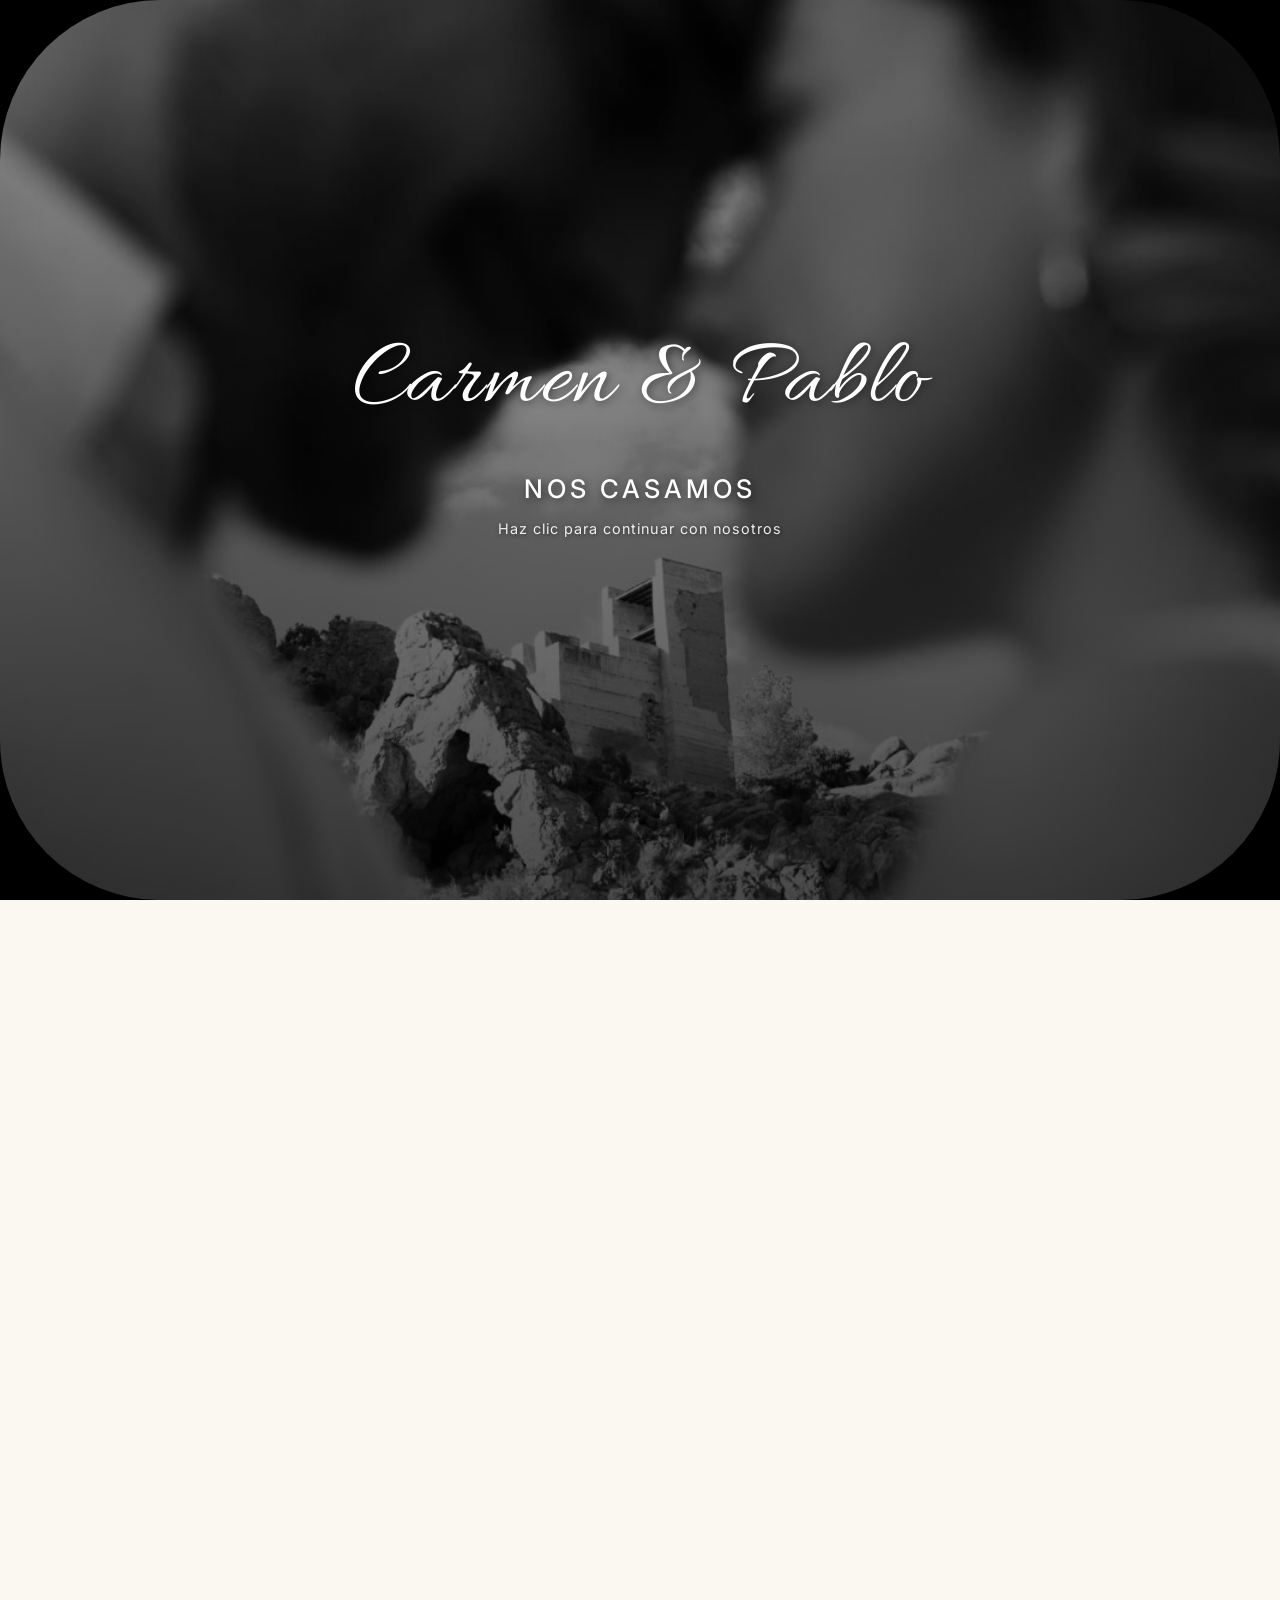
<file: index.html>
<!DOCTYPE html>
<html lang="es">
<head>
    <meta charset="UTF-8">
    <meta name="viewport" content="width=device-width, initial-scale=1.0, viewport-fit=cover">
    <title>Invitación Boda - Carmen & Pablo</title>
    <link href="https://fonts.googleapis.com/css2?family=Allura&display=swap" rel="stylesheet">
    <link href="https://fonts.googleapis.com/css2?family=Inter:opsz,wght@14..32,300;14..32,400;14..32,500;14..32,600;14..32,700&display=swap" rel="stylesheet">
    <link rel="stylesheet" href="css/style.css">
</head>
<body>

    <!-- Pantalla de presentación con imagen de los novios -->
    <div class="presentation-stage" id="presentationStage">
        <div class="presentation-container">
            <div class="couple-photo" id="couplePhoto">
                <img src="images/1000092539.jpg" alt="Carmen y Pablo" id="coupleImage">
                <div class="photo-overlay"></div>
            </div>
            <div class="presentation-message">
                <h2>Carmen & Pablo</h2>
                <p>Nos casamos</p>
                <div class="click-hint">
                    <span class="click-text">Haz clic para continuar con nosotros</span>
                </div>
            </div>
        </div>
    </div>

    <!-- Contenido principal -->
    <div class="main-content" id="mainContent">
        
        <!-- HERO SECTION - INTRODUCCIÓN -->
        <div class="hero-section">
            <div class="hero-card">
                <h1>Carmen & Pablo</h1>
                <div class="hero-decoration"></div>
                <p class="hero-date">26 de septiembre de 2026</p>
                <p class="hero-text">
                    Gracias por echarnos una mano para que podamos
                    disfrutar con vosotros de un día maravilloso, divertido y lleno de momentazos para recordar…
                    ¡y bailar hasta que nos duelan los pies!
                </p>
            </div>
        </div>

        <!-- FORMULARIO PRINCIPAL -->
        <div class="mkdf-container">
            <form id="weddingForm">
                
                <!-- SECCIÓN 1: Ceremonia - Imagen derecha -->
                <div class="mkdf-row mkdf-row-ceremony">
                    <div class="mkdf-col mkdf-col-content">
                        <div class="section-header">
                            <div class="section-icon">📋</div>
                            <div>
                                <h2 class="mkdf-title">Información personal</h2>
                                <p class="mkdf-subtitle">Datos para contactarte</p>
                            </div>
                        </div>
                        <div class="mkdf-info-box">
                            <div class="mkdf-info-icon">📍</div>
                            <div>
                                <h4>Ceremonia</h4>
                                <p>La gran cita será en Blanca, nuestro querido pueblo, en la Iglesia San Juan Evangelista, a las 12:00h en punto (sí, en punto… que luego llegan las novias nerviosas y los novios sudando).</p>
                                <a href="https://maps.google.com/maps/place//data=!4m2!3m1!1s0xd646fd2f205a43d:0xbd71f862aa184d30" target="_blank" class="mkdf-link">Ver en mapa →</a>
                            </div>
                        </div>
                        <div class="mkdf-form-group">
                            <div class="mkdf-field">
                                <label>Nombre y apellidos <span class="required">*</span></label>
                                <input type="text" id="nombre" name="nombre" required placeholder="María García López">
                            </div>
                            <div class="mkdf-field">
                                <label>Correo electrónico <span class="required">*</span></label>
                                <input type="email" id="email" name="email" required placeholder="tucorreo@ejemplo.com">
                            </div>
                            <div class="mkdf-field">
                                <label>Teléfono de contacto</label>
                                <input type="tel" id="telefono" name="telefono" placeholder="666 777 888">
                                <span class="field-hint">Para cualquier comunicación de última hora</span>
                            </div>
                        </div>
                    </div>
                    <div class="mkdf-col mkdf-col-image mkdf-image-ceremony"></div>
                </div>

                <!-- SECCIÓN 2: Celebración - Imagen izquierda -->
                <div class="mkdf-row mkdf-row-celebration mkdf-row-reverse">
                    <div class="mkdf-col mkdf-col-content">
                        <div class="section-header">
                            <div class="section-icon">🎉</div>
                            <div>
                                <h2 class="mkdf-title">Confirmación de asistencia</h2>
                                <p class="mkdf-subtitle">Cuéntanos si podrás venir</p>
                            </div>
                        </div>
                        <div class="mkdf-info-box">
                            <div class="mkdf-info-icon">🎊</div>
                            <div>
                                <h4>Celebración</h4>
                                <p>Para seguir celebrando como se merece, nos vemos sobre las 14:30 en el restaurante Magna de La Quinta.</p>
                                <a href="https://maps.google.com/maps/place//data=!4m2!3m1!1s0xd638705163ec745:0x80b5789641970a1e" target="_blank" class="mkdf-link">Ver en mapa →</a>
                            </div>
                        </div>
                        <div class="mkdf-radio-group">
                            <span class="mkdf-radio-label">¿Asistirás a la celebración?</span>
                            <div class="mkdf-radio-options">
                                <label class="mkdf-radio">
                                    <input type="radio" name="asistencia" value="si" required>
                                    <span class="mkdf-radio-check"></span>
                                    Sí, confirmo mi asistencia
                                </label>
                                <label class="mkdf-radio">
                                    <input type="radio" name="asistencia" value="no" required>
                                    <span class="mkdf-radio-check"></span>
                                    Lamentablemente no podré asistir
                                </label>
                            </div>
                        </div>
                        <div class="mkdf-form-grid mkdf-grid-2">
                            <div class="mkdf-field">
                                <label>Número de asistentes</label>
                                <select id="num_asistentes" name="num_asistentes">
                                    <option value="1">1 persona</option>
                                    <option value="2">2 personas</option>
                                    <option value="3">3 personas</option>
                                    <option value="4">4 personas</option>
                                    <option value="5">5 personas</option>
                                </select>
                            </div>
                            <div class="mkdf-field">
                                <label>Acompañantes</label>
                                <input type="text" id="acompanantes" name="acompanantes" placeholder="Nombres de los acompañantes">
                            </div>
                        </div>
                    </div>
                    <div class="mkdf-col mkdf-col-image mkdf-image-celebration"></div>
                </div>

                <!-- SECCIÓN 3: Alimentación - Imagen derecha -->
                <div class="mkdf-row mkdf-row-food">
                    <div class="mkdf-col mkdf-col-content">
                        <div class="section-header">
                            <div class="section-icon">🍽️</div>
                            <div>
                                <h2 class="mkdf-title">Preferencias alimentarias</h2>
                                <p class="mkdf-subtitle">Cuéntanos tus necesidades</p>
                            </div>
                        </div>
                        <div class="mkdf-info-box">
                            <div class="mkdf-info-icon">🥗</div>
                            <div>
                                <h4>Menú especial</h4>
                                <p>Si tienes alguna intolerancia alimentaria, este es el momento de confesarla sin miedo ni vergüenza.</p>
                            </div>
                        </div>
                        <div class="mkdf-checkbox-group">
                            <span class="mkdf-checkbox-label">Alergias o intolerancias</span>
                            <div class="mkdf-checkbox-options">
                                <label class="mkdf-checkbox">
                                    <input type="checkbox" name="alergias" value="Sin gluten">
                                    <span class="mkdf-checkbox-check"></span>
                                    Sin gluten
                                </label>
                                <label class="mkdf-checkbox">
                                    <input type="checkbox" name="alergias" value="Sin lactosa">
                                    <span class="mkdf-checkbox-check"></span>
                                    Sin lactosa
                                </label>
                                <label class="mkdf-checkbox">
                                    <input type="checkbox" name="alergias" value="Alergia frutos secos">
                                    <span class="mkdf-checkbox-check"></span>
                                    Frutos secos
                                </label>
                                <label class="mkdf-checkbox">
                                    <input type="checkbox" name="alergias" value="Alergia mariscos">
                                    <span class="mkdf-checkbox-check"></span>
                                    Mariscos
                                </label>
                            </div>
                        </div>
                        <div class="mkdf-field">
                            <label>Otras indicaciones</label>
                            <textarea id="otras_alergias" name="otras_alergias" rows="3" placeholder="Vegetariano, vegano, u otras alergias..."></textarea>
                        </div>
                    </div>
                    <div class="mkdf-col mkdf-col-image mkdf-image-food"></div>
                </div>

                <!-- SECCIÓN 4: Transporte - Imagen izquierda -->
                <div class="mkdf-row mkdf-row-transport mkdf-row-reverse">
                    <div class="mkdf-col mkdf-col-content">
                        <div class="section-header">
                            <div class="section-icon">🚌</div>
                            <div>
                                <h2 class="mkdf-title">Servicio de autobuses</h2>
                                <p class="mkdf-subtitle">Viaja sin preocupaciones</p>
                            </div>
                        </div>
                        <div class="mkdf-info-box">
                            <div class="mkdf-info-icon">🚍</div>
                            <div>
                                <h4>Transporte gratuito</h4>
                                <p>Queremos que solamente os preocupéis de disfrutar y pasar un día que recordéis siempre, así que para que nadie tenga que pensar en el coche ni en "¿quién conduce?", tendréis servicio de autobuses en distintos momentos del día. Vosotros ponéis las ganas… ¡nosotros ponemos las ruedas! La salida desde La Farola tendrá lugar a las 14:00.</p>
                                <a href="https://share.google/sEwCuu2mouiXkGmIl" target="_blank" class="mkdf-link">Ver punto de encuentro →</a>
                            </div>
                        </div>
                        <div class="mkdf-radio-group">
                            <span class="mkdf-radio-label">¿Utilizarás el servicio de autobús?</span>
                            <div class="mkdf-radio-options mkdf-grid-2">
                                <label class="mkdf-radio">
                                    <input type="radio" name="bus" value="si">
                                    <span class="mkdf-radio-check"></span>
                                    Sí, ida y vuelta
                                </label>
                                <label class="mkdf-radio">
                                    <input type="radio" name="bus" value="solo_ida">
                                    <span class="mkdf-radio-check"></span>
                                    Solo ida
                                </label>
                                <label class="mkdf-radio">
                                    <input type="radio" name="bus" value="solo_vuelta">
                                    <span class="mkdf-radio-check"></span>
                                    Solo vuelta
                                </label>
                                <label class="mkdf-radio">
                                    <input type="radio" name="bus" value="no">
                                    <span class="mkdf-radio-check"></span>
                                    No, iré por cuenta propia
                                </label>
                            </div>
                        </div>
                    </div>
                    <div class="mkdf-col mkdf-col-image mkdf-image-transport"></div>
                </div>

                <!-- BOTÓN ENVIAR -->
                <button type="submit" class="mkdf-submit-btn">
                    <span>Enviar confirmación</span>
                    <span class="btn-icon">→</span>
                </button>

                <!-- MENSAJE DE ÉXITO -->
                <div class="mkdf-success-message" id="successMessage">
                    ✨ Gracias por confirmar tu asistencia ✨
                </div>

            </form>
        </div>
    </div>

    <script src="js/script.js"></script>
</body>
</html>
</file>
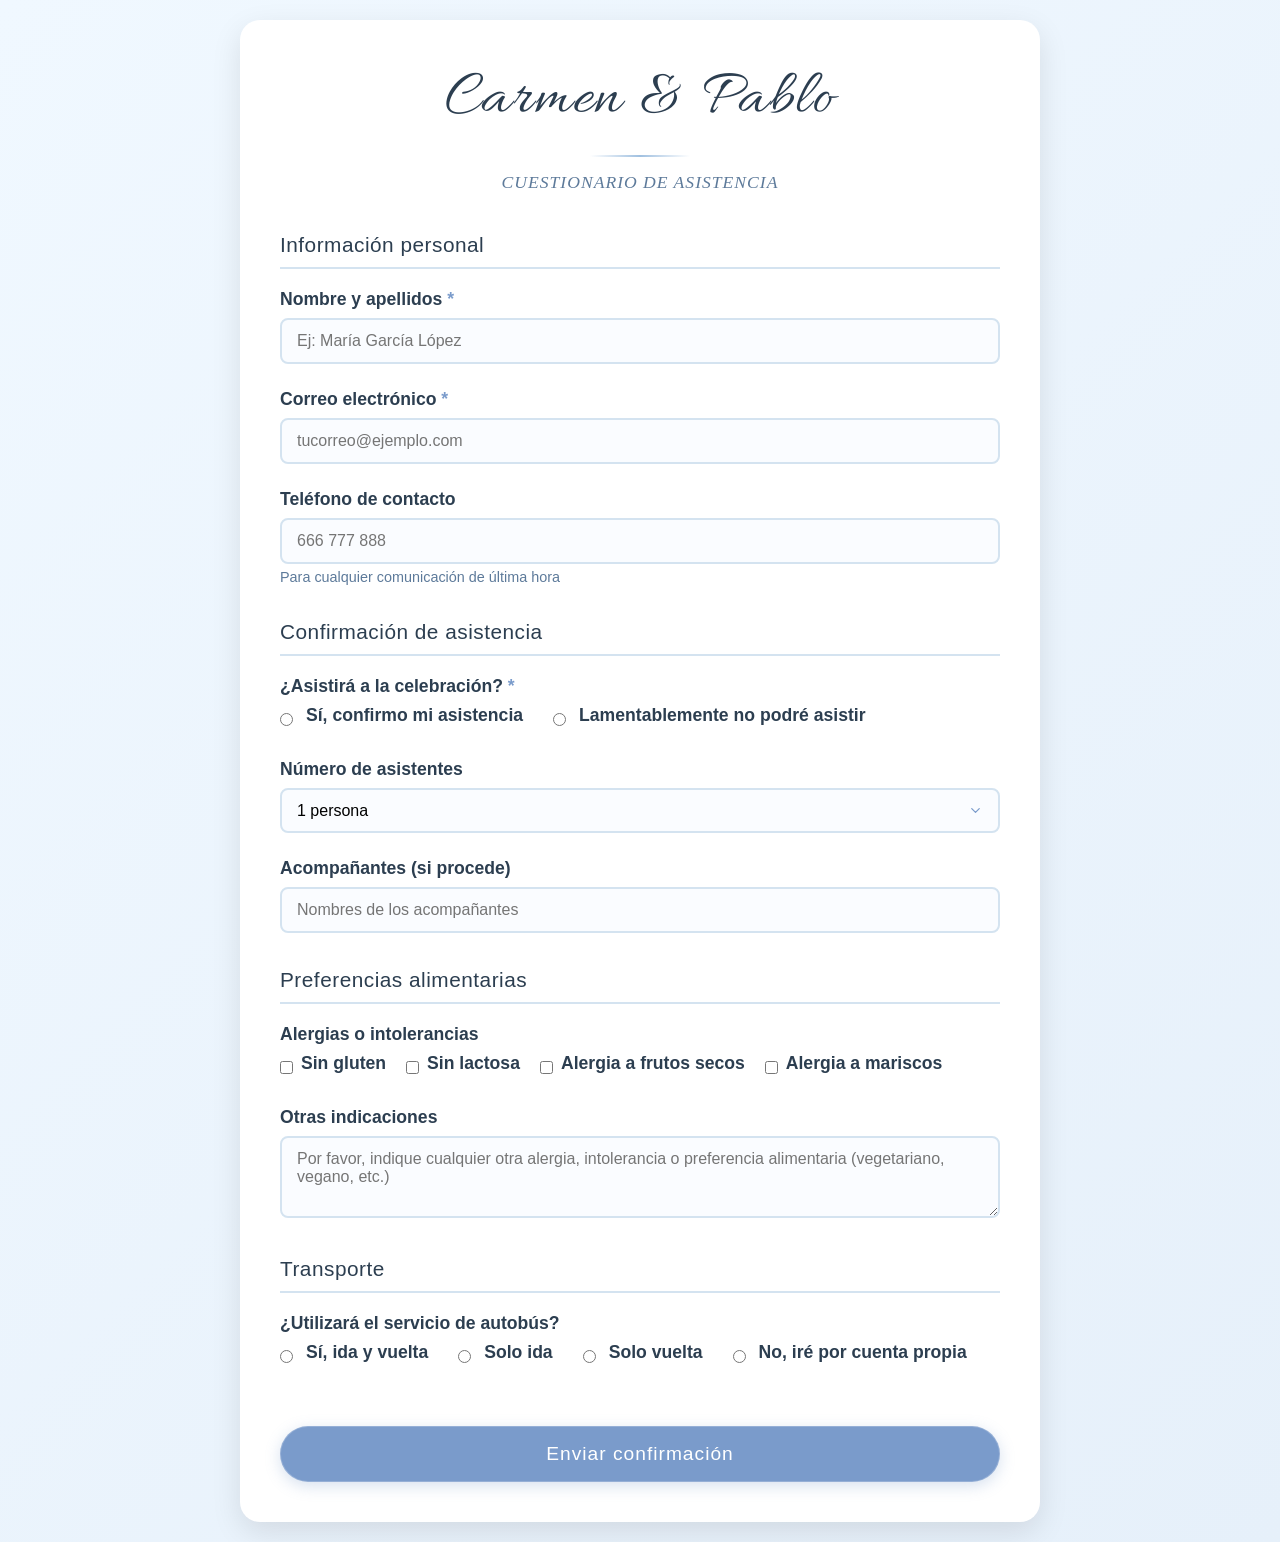
<file: boda_CYP.html>
<!DOCTYPE html>
<html lang="es">
<head>
    <meta charset="UTF-8">
    <meta name="viewport" content="width=device-width, initial-scale=1.0">
    <title>Cuestionario Boda - Carmen & Pablo</title>
    <style>
        * {
            margin: 0;
            padding: 0;
            box-sizing: border-box;
            font-family: 'Segoe UI', Tahoma, Geneva, Verdana, sans-serif;
        }

        body {
            background: linear-gradient(135deg, #f0f8ff 0%, #e6f0fa 100%);
            min-height: 100vh;
            padding: 20px;
        }

        .container {
            max-width: 800px;
            margin: 0 auto;
            background: white;
            border-radius: 20px;
            box-shadow: 0 10px 30px rgba(0, 0, 0, 0.1);
            padding: 40px;
        }

        /* Logo */
        .logo {
            text-align: center;
            margin-bottom: 40px;
            position: relative;
        }

        .logo h1 {
            font-size: 4em;
            color: #2c3e50;
            font-family: 'Allura', cursive;
            font-weight: 400;
            letter-spacing: 2px;
            margin-bottom: 5px;
        }

        .logo span {
            font-size: 1.1em;
            color: #5d7a9a;
            display: block;
            margin-top: 5px;
            font-style: italic;
            font-family: 'Georgia', serif;
            letter-spacing: 1px;
        }

        .logo-decoration {
            width: 100px;
            height: 2px;
            background: linear-gradient(90deg, transparent, #a0c0e0, transparent);
            margin: 15px auto;
        }

        /* Formulario */
        .form-group {
            margin-bottom: 25px;
        }

        label {
            display: block;
            margin-bottom: 8px;
            color: #2c3e50;
            font-weight: 600;
            font-size: 1.1em;
        }

        input, select, textarea {
            width: 100%;
            padding: 12px 15px;
            border: 2px solid #d4e3f0;
            border-radius: 8px;
            font-size: 1em;
            transition: all 0.3s ease;
            background-color: #fafcff;
        }

        input:focus, select:focus, textarea:focus {
            outline: none;
            border-color: #7a9bcb;
            box-shadow: 0 0 0 3px rgba(122, 155, 203, 0.1);
        }

        .radio-group {
            display: flex;
            gap: 30px;
            align-items: center;
            flex-wrap: wrap;
        }

        .radio-option {
            display: flex;
            align-items: center;
            gap: 8px;
        }

        .radio-option input[type="radio"] {
            width: auto;
            margin-right: 5px;
            accent-color: #7a9bcb;
        }

        .checkbox-group {
            display: flex;
            gap: 20px;
            flex-wrap: wrap;
        }

        .checkbox-item {
            display: flex;
            align-items: center;
            gap: 8px;
        }

        .checkbox-item input[type="checkbox"] {
            width: auto;
            accent-color: #7a9bcb;
        }

        /* Secciones */
        .section-title {
            font-size: 1.3em;
            color: #2c3e50;
            margin: 35px 0 20px 0;
            padding-bottom: 10px;
            border-bottom: 2px solid #d4e3f0;
            font-weight: 500;
            letter-spacing: 0.5px;
        }

        .section-title:first-of-type {
            margin-top: 0;
        }

        /* Botón enviar */
        .submit-btn {
            background: #7a9bcb;
            color: white;
            border: none;
            padding: 16px 40px;
            font-size: 1.2em;
            border-radius: 50px;
            cursor: pointer;
            width: 100%;
            font-weight: 500;
            letter-spacing: 1px;
            transition: all 0.3s ease;
            margin-top: 30px;
            box-shadow: 0 4px 15px rgba(122, 155, 203, 0.3);
            border: 1px solid rgba(255, 255, 255, 0.2);
        }

        .submit-btn:hover {
            background: #6384b4;
            transform: translateY(-2px);
            box-shadow: 0 6px 20px rgba(122, 155, 203, 0.4);
        }

        /* Mensaje de confirmación */
        .success-message {
            background: #2c3e50;
            color: white;
            padding: 15px;
            border-radius: 10px;
            text-align: center;
            margin-top: 20px;
            display: none;
            font-weight: 500;
        }

        /* Estilos para campos obligatorios */
        .required::after {
            content: " *";
            color: #7a9bcb;
        }

        /* Responsive */
        @media (max-width: 600px) {
            .container {
                padding: 25px;
            }
            
            .logo h1 {
                font-size: 3em;
            }
            
            .radio-group {
                gap: 15px;
            }
        }

        /* Estilos adicionales */
        .subtle-text {
            color: #5d7a9a;
            font-size: 0.9em;
            margin-top: 5px;
        }

        select {
            appearance: none;
            background-image: url("data:image/svg+xml;charset=UTF-8,%3csvg xmlns='http://www.w3.org/2000/svg' viewBox='0 0 24 24' fill='none' stroke='%237a9bcb' stroke-width='2' stroke-linecap='round' stroke-linejoin='round'%3e%3cpolyline points='6 9 12 15 18 9'%3e%3c/polyline%3e%3c/svg%3e");
            background-repeat: no-repeat;
            background-position: right 15px center;
            background-size: 15px;
        }
    </style>
    <link href="https://fonts.googleapis.com/css2?family=Allura&display=swap" rel="stylesheet">
</head>
<body>
    <div class="container">
        <!-- Logo -->
        <div class="logo">
            <h1>Carmen & Pablo</h1>
            <div class="logo-decoration"></div>
            <span>CUESTIONARIO DE ASISTENCIA</span>
        </div>

        <!-- Formulario -->
        <form id="weddingForm">
            <!-- Datos personales -->
            <div class="section-title">Información personal</div>
            
            <div class="form-group">
                <label for="nombre" class="required">Nombre y apellidos</label>
                <input type="text" id="nombre" name="nombre" required placeholder="Ej: María García López">
            </div>

            <div class="form-group">
                <label for="email" class="required">Correo electrónico</label>
                <input type="email" id="email" name="email" required placeholder="tucorreo@ejemplo.com">
            </div>

            <div class="form-group">
                <label for="telefono">Teléfono de contacto</label>
                <input type="tel" id="telefono" name="telefono" placeholder="666 777 888">
                <div class="subtle-text">Para cualquier comunicación de última hora</div>
            </div>

            <!-- Confirmación asistencia -->
            <div class="section-title">Confirmación de asistencia</div>
            
            <div class="form-group">
                <label class="required">¿Asistirá a la celebración?</label>
                <div class="radio-group">
                    <div class="radio-option">
                        <input type="radio" id="asiste_si" name="asistencia" value="si" required>
                        <label for="asiste_si">Sí, confirmo mi asistencia</label>
                    </div>
                    <div class="radio-option">
                        <input type="radio" id="asiste_no" name="asistencia" value="no" required>
                        <label for="asiste_no">Lamentablemente no podré asistir</label>
                    </div>
                </div>
            </div>

            <div class="form-group">
                <label for="num_asistentes">Número de asistentes</label>
                <select name="num_asistentes" id="num_asistentes">
                    <option value="1">1 persona</option>
                    <option value="2">2 personas</option>
                    <option value="3">3 personas</option>
                    <option value="4">4 personas</option>
                    <option value="5">5 personas</option>
                </select>
            </div>

            <div class="form-group">
                <label>Acompañantes (si procede)</label>
                <input type="text" id="acompanantes" name="acompanantes" placeholder="Nombres de los acompañantes">
            </div>

            <!-- Alergias e intolerancias -->
            <div class="section-title">Preferencias alimentarias</div>
            
            <div class="form-group">
                <label>Alergias o intolerancias</label>
                <div class="checkbox-group">
                    <div class="checkbox-item">
                        <input type="checkbox" id="sin_gluten" name="alergias" value="Sin gluten">
                        <label for="sin_gluten">Sin gluten</label>
                    </div>
                    <div class="checkbox-item">
                        <input type="checkbox" id="sin_lactosa" name="alergias" value="Sin lactosa">
                        <label for="sin_lactosa">Sin lactosa</label>
                    </div>
                    <div class="checkbox-item">
                        <input type="checkbox" id="frutos_secos" name="alergias" value="Alergia frutos secos">
                        <label for="frutos_secos">Alergia a frutos secos</label>
                    </div>
                    <div class="checkbox-item">
                        <input type="checkbox" id="mariscos" name="alergias" value="Alergia mariscos">
                        <label for="mariscos">Alergia a mariscos</label>
                    </div>
                </div>
            </div>

            <div class="form-group">
                <label for="otras_alergias">Otras indicaciones</label>
                <textarea id="otras_alergias" name="otras_alergias" rows="3" placeholder="Por favor, indique cualquier otra alergia, intolerancia o preferencia alimentaria (vegetariano, vegano, etc.)"></textarea>
            </div>

            <!-- Transporte -->
            <div class="section-title">Transporte</div>
            
            <div class="form-group">
                <label>¿Utilizará el servicio de autobús?</label>
                <div class="radio-group">
                    <div class="radio-option">
                        <input type="radio" id="bus_si" name="bus" value="si">
                        <label for="bus_si">Sí, ida y vuelta</label>
                    </div>
                    <div class="radio-option">
                        <input type="radio" id="bus_solo_ida" name="bus" value="solo_ida">
                        <label for="bus_solo_ida">Solo ida</label>
                    </div>
                    <div class="radio-option">
                        <input type="radio" id="bus_solo_vuelta" name="bus" value="solo_vuelta">
                        <label for="bus_solo_vuelta">Solo vuelta</label>
                    </div>
                    <div class="radio-option">
                        <input type="radio" id="bus_no" name="bus" value="no">
                        <label for="bus_no">No, iré por cuenta propia</label>
                    </div>
                </div>
            </div>

            <!-- Menú de alergias adicional (solo visible si hay acompañantes) -->
            <div class="section-title" id="alergiasAcompanantesTitle" style="display: none;">Alergias de acompañantes</div>
            <div id="alergiasAcompanantesContainer"></div>

            <!-- Botón enviar -->
            <button type="submit" class="submit-btn">Enviar confirmación</button>
            
            <div class="success-message" id="successMessage">
                Gracias por confirmar su asistencia.
            </div>
        </form>
    </div>

    <script>
        // Validación personalizada
        const form = document.getElementById('weddingForm');
        form.addEventListener('submit', function(event) {
            const nombre = document.getElementById('nombre').value;
            const email = document.getElementById('email').value;
            const asistencia = document.querySelector('input[name="asistencia"]:checked');
            
            if (!nombre || !email || !asistencia) {
                event.preventDefault();
                alert('Por favor, complete los campos obligatorios: nombre, email y asistencia.');
            }
        });

        // Script para Google Sheets (comentado - listo para usar)
        const scriptURL = 'https://script.google.com/macros/s/AKfycbwNWzEyX_QbhAnSZr1SGlASsAQmuhL13fFVFY32fEIMI2QeG2-EsAfAupEPWALHOGyh/exec';
        
        document.getElementById('weddingForm').addEventListener('submit', function(e) {
            e.preventDefault();
            
            // Recoger todos los datos del formulario
            const formData = new FormData(this);
            const data = {};

            data.nombre = document.getElementById('nombre').value;
            data.email = document.getElementById('email').value;
            data.telefono = document.getElementById('telefono').value;
            data.asistencia = document.querySelector('input[name="asistencia"]:checked');
            data.num_asistentes = document.getElementById('num_asistentes').value;
            data.acompanantes = document.getElementById('acompanantes').value;

            
            // Procesar checkboxes (alergias)
            const alergias = [];
            document.querySelectorAll('input[name="alergias"]:checked').forEach(checkbox => {
                alergias.push(checkbox.value);
            });
            
            // Construir objeto con todos los datos
            for (let [key, value] of formData.entries()) {
                if (key !== 'alergias') {
                    data[key] = value;
                }
            }
            
            // Añadir alergias como string
            data.alergias = alergias.join(', ');

            data.otras_alergias = document.getElementById('otras_alergias').value;
            data.bus = document.querySelector('input[name="bus"]:checked').value;

            console.log("data: " + JSON.stringify(data));
            
            // Mostrar mensaje de carga
            const submitBtn = document.querySelector('.submit-btn');
            const originalText = submitBtn.textContent;
            submitBtn.textContent = 'Enviando...';
            submitBtn.disabled = true;
            
            // Enviar a Google Sheets
            fetch(scriptURL, {
                method: 'POST',
                mode: 'no-cors',
                headers: {
                    'Content-Type': 'application/json',
                },
                body: JSON.stringify(data)
            })
            .then(() => {
                // Con no-cors no podemos leer la respuesta, asumimos éxito
                document.getElementById('successMessage').style.display = 'block';
                submitBtn.textContent = originalText;
                submitBtn.disabled = false;
                
                // Ocultar mensaje después de 5 segundos
                setTimeout(() => {
                    document.getElementById('successMessage').style.display = 'none';
                }, 5000);
            })
            .catch(error => {
                alert('Error al enviar. Por favor, inténtelo de nuevo.');
                console.error('Error:', error);
                submitBtn.textContent = originalText;
                submitBtn.disabled = false;
            });
        });
    </script>
</body>
</html>
</file>
<file: css/style.css>
/* ========================================
   ESTILO PRINCIPAL - BODA CARMEN & PABLO
   ======================================== */

/* Base */
@import url('base/naturaleza.css');


/* ========================================
   PANTALLA DE PRESENTACIÓN - FULLSCREEN
   ======================================== */

.presentation-stage {
    position: fixed;
    top: 0;
    left: 0;
    width: 100%;
    height: 100%;
    background: #000000;
    display: flex;
    justify-content: center;
    align-items: center;
    z-index: 9999;
    transition: opacity 0.8s ease;
}

.presentation-stage.hide {
    opacity: 0;
    pointer-events: none;
}

.presentation-container {
    position: relative;
    width: 100%;
    height: 100%;
    cursor: pointer;
}

/* Imagen de fondo a pantalla completa */
.couple-photo {
    display: flex;
    justify-content: center;
    top: 0;
    height: 100%;
    overflow: hidden;
}

.couple-photo img {
    height: 100%;
    object-fit: cover;
    object-position: center 30%;
    display: block;
    border-radius: 10em;
}

.photo-overlay {
    position: absolute;
    top: 0;
    left: 0;
    width: 100%;
    height: 100%;
    background: linear-gradient(
        to bottom,
        rgba(0, 0, 0, 0.3) 0%,
        rgba(0, 0, 0, 0.5) 50%,
        rgba(0, 0, 0, 0.7) 100%
    );
    transition: background 0.3s ease;
}

.couple-photo:hover .photo-overlay {
    background: linear-gradient(
        to bottom,
        rgba(0, 0, 0, 0.2) 0%,
        rgba(0, 0, 0, 0.4) 50%,
        rgba(0, 0, 0, 0.6) 100%
    );
}

/* Texto superpuesto centrado */
.presentation-message {
    position: absolute;
    top: 50%;
    left: 50%;
    transform: translate(-50%, -50%);
    text-align: center;
    color: white;
    width: 100%;
    padding: 20px;
    z-index: 10;
    text-shadow: 2px 2px 8px rgba(0, 0, 0, 0.5);
}

.presentation-message h2 {
    font-family: 'Allura', cursive;
    font-size: 5em;
    font-weight: 400;
    margin-bottom: 15px;
    letter-spacing: 2px;
}

.presentation-message p {
    font-size: 1.4em;
    letter-spacing: 4px;
    text-transform: uppercase;
    font-weight: 500;
    margin-bottom: 40px;
}

.click-hint {
    position: relative;
    bottom: 40px;
    left: 50%;
    transform: translateX(-50%);
    text-align: center;
    color: white;
    z-index: 10;
    text-shadow: 1px 1px 4px rgba(0, 0, 0, 0.5);
    animation: bounce 2s infinite;
}

.click-text {
    display: block;
    font-size: 0.9em;
    opacity: 0.9;
    margin-bottom: 10px;
    letter-spacing: 1px;
}

.click-icon {
    font-size: 1.5em;
    display: inline-block;
    animation: bounceIcon 1.5s infinite;
}

@keyframes bounce {
    0%, 100% {
        transform: translateX(-50%) translateY(0);
    }
    50% {
        transform: translateX(-50%) translateY(-10px);
    }
}

@keyframes bounceIcon {
    0%, 100% {
        transform: translateY(0);
    }
    50% {
        transform: translateY(-5px);
    }
}

@keyframes fadeInUp {
    from {
        opacity: 0;
        transform: translate(-50%, -40%);
    }
    to {
        opacity: 1;
        transform: translate(-50%, -50%);
    }
}

/* Responsive para móviles */
@media (max-width: 768px) {
    .presentation-message h2 {
        font-size: 3.5em;
    }
    
    .presentation-message p {
        font-size: 1.1em;
        letter-spacing: 3px;
        margin-bottom: 30px;
    }
    
    .click-text {
        font-size: 0.8em;
    }
    
    .click-icon {
        font-size: 1.2em;
    }
    
    .click-hint {
        bottom: 30px;
    }
}

@media (max-width: 480px) {
    .presentation-message h2 {
        font-size: 2.5em;
    }
    
    .presentation-message p {
        font-size: 0.9em;
        letter-spacing: 2px;
        margin-bottom: 20px;
    }
    
    .click-text {
        font-size: 0.7em;
    }
    
    .click-icon {
        font-size: 1em;
    }
    
    .click-hint {
        bottom: 20px;
    }
}

/* Para pantallas muy altas */
@media (min-height: 900px) {
    .presentation-message h2 {
        font-size: 6em;
    }
    
    .presentation-message p {
        font-size: 1.6em;
        margin-bottom: 50px;
    }
}
</file>
